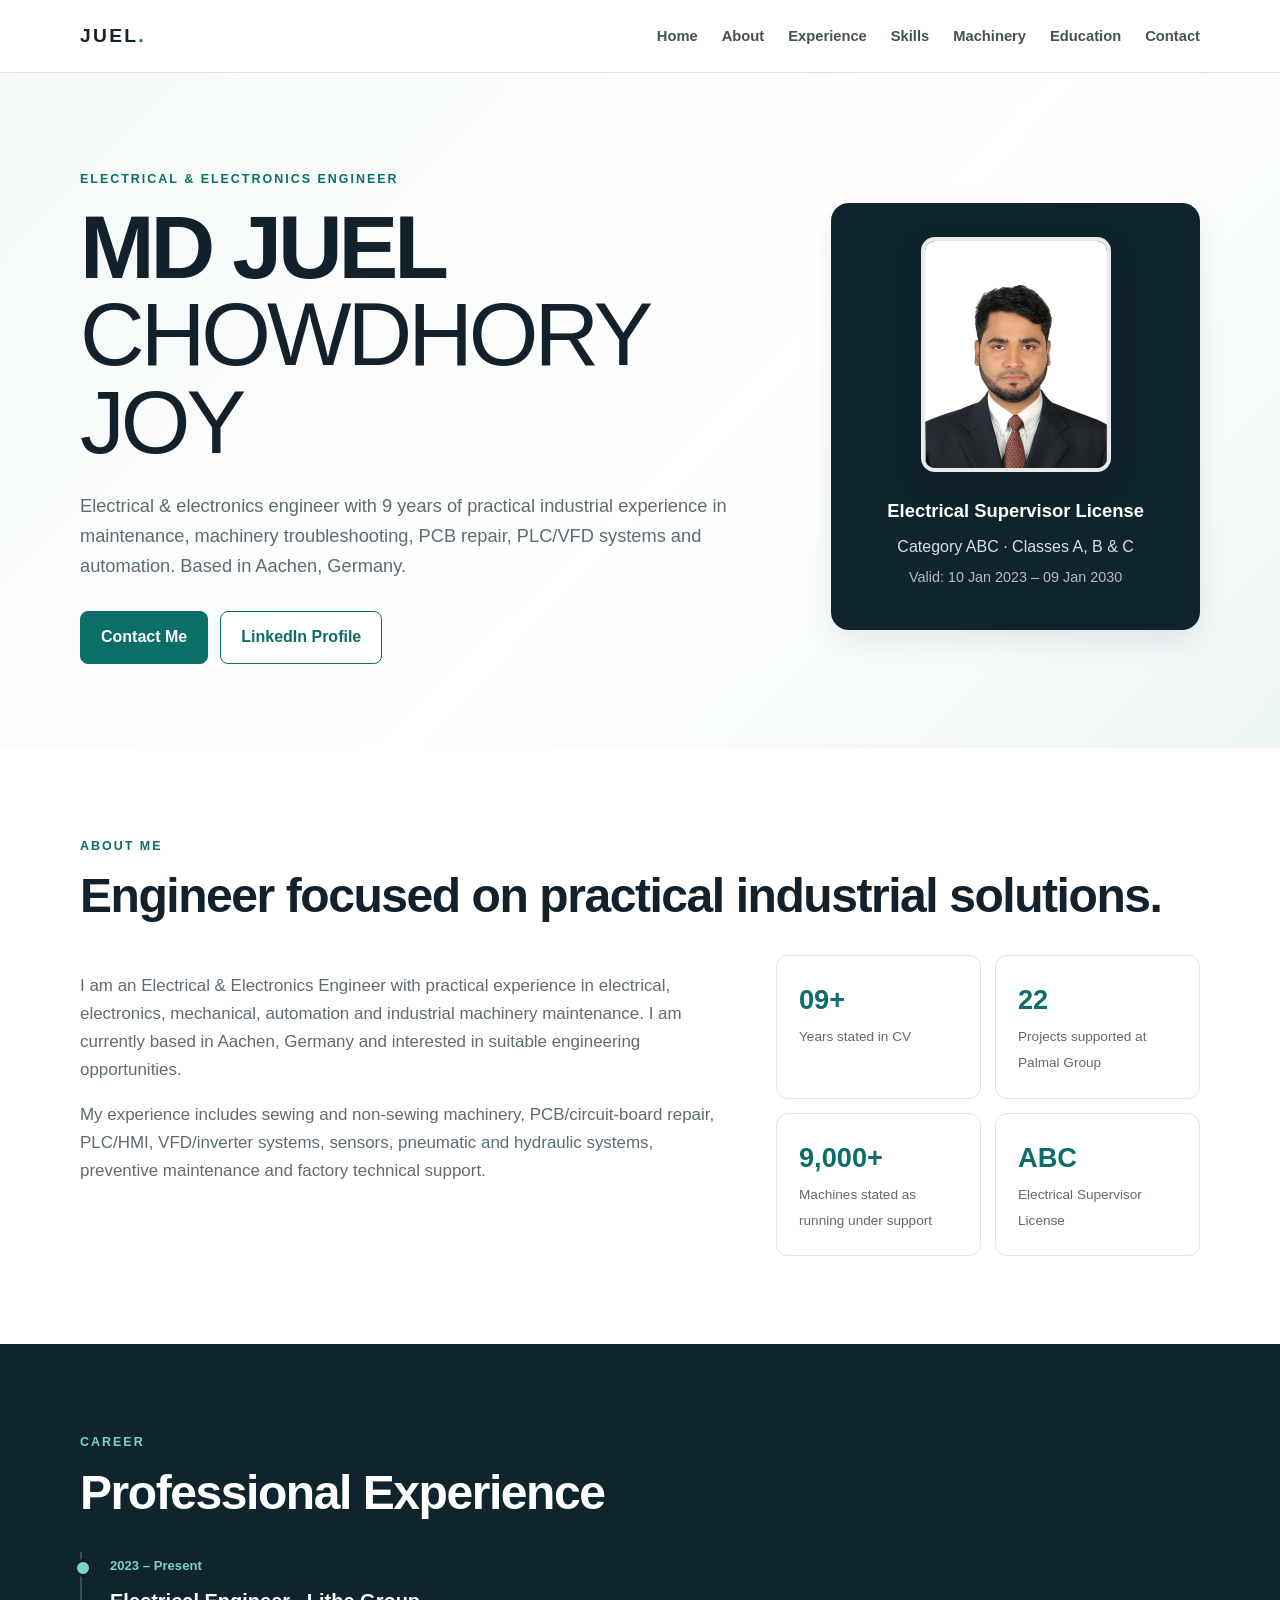
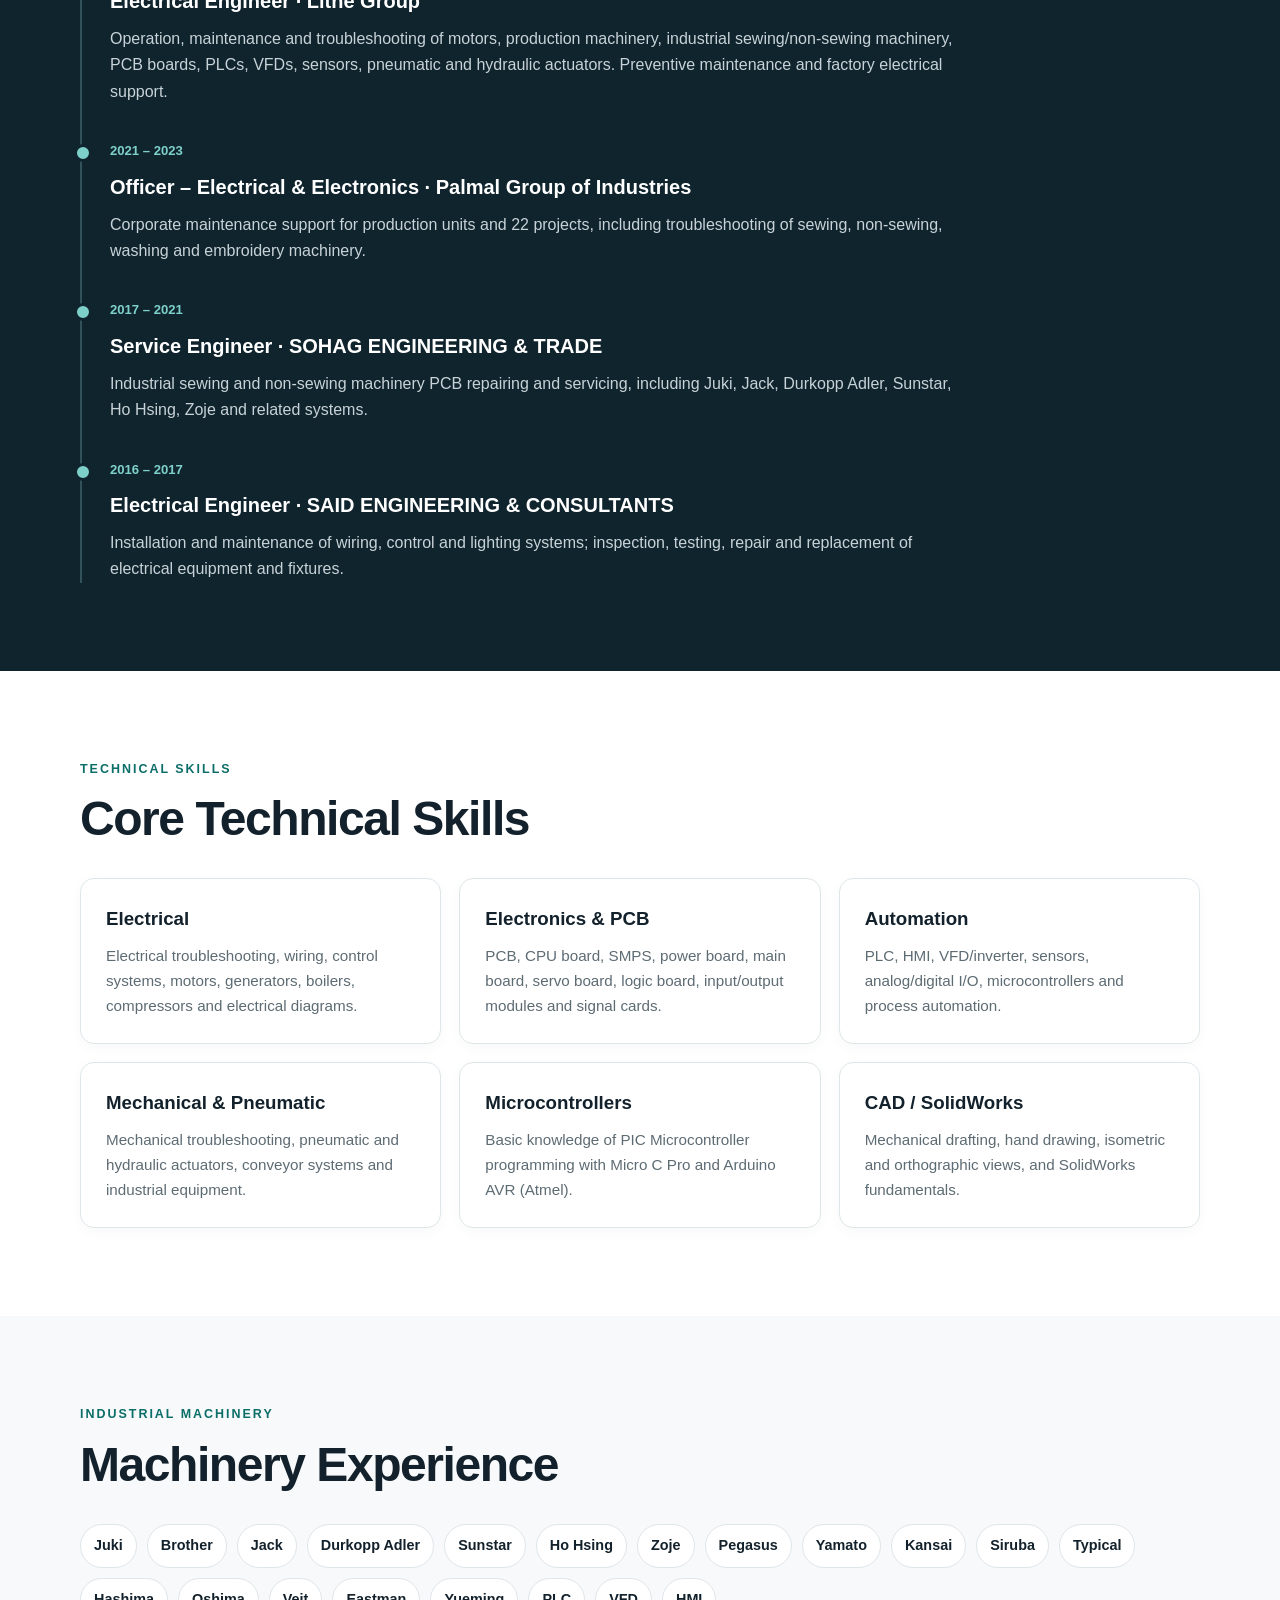
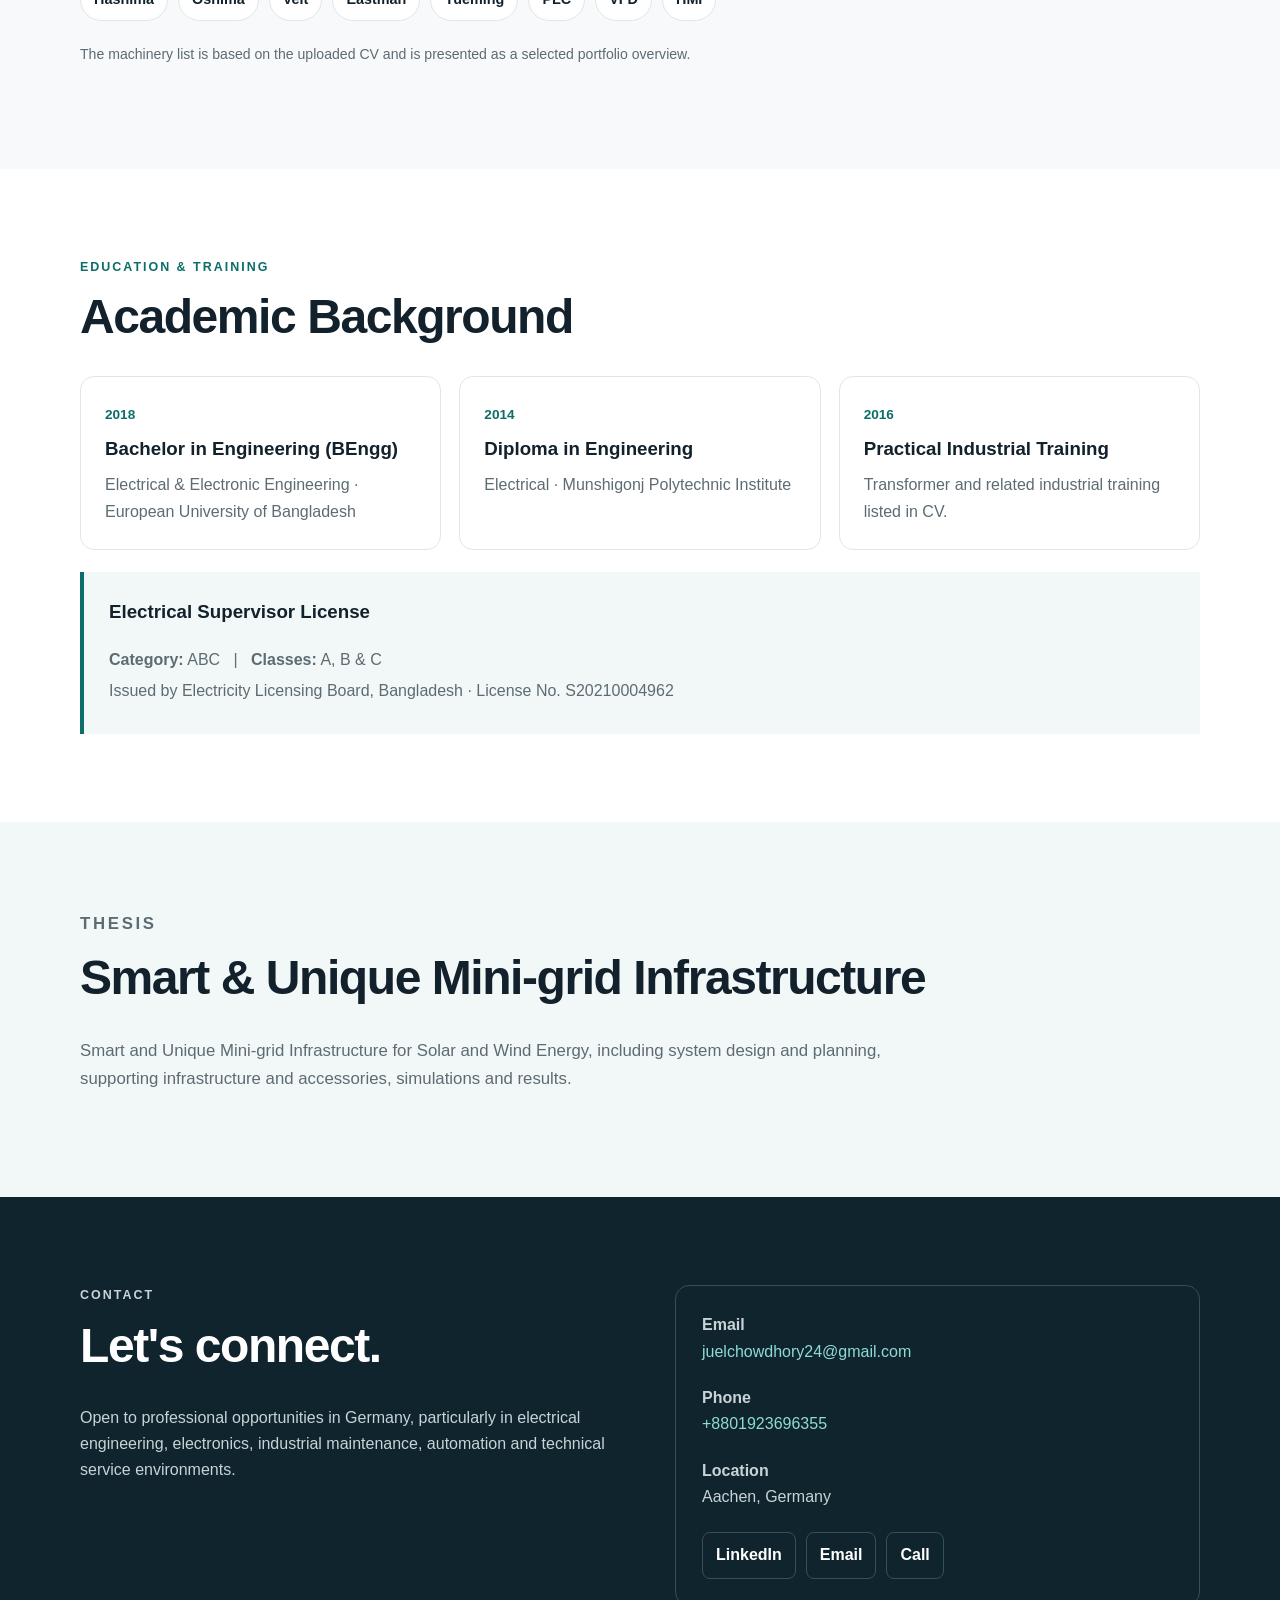
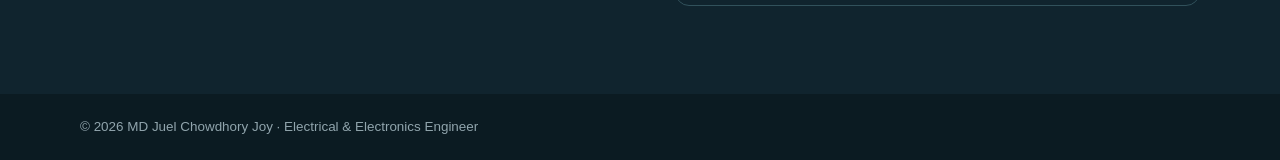
<file: index.html>
<!DOCTYPE html>
<html lang="en">
<head>
  <meta charset="UTF-8">
  <meta name="viewport" content="width=device-width, initial-scale=1.0">
  <meta name="description" content="Portfolio of MD Juel Chowdhory Joy - Electrical & Electronics Engineer">
  <title>MD Juel Chowdhory Joy | Electrical & Electronics Engineer</title>
  <link rel="stylesheet" href="style.css">
</head>
<body>
<header class="header">
  <div class="container nav">
    <a class="logo" href="#home">JUEL<span>.</span></a>
    <button class="menu" aria-label="Open menu">☰</button>
    <nav>
      <a href="#home">Home</a>
      <a href="#about">About</a>
      <a href="#experience">Experience</a>
      <a href="#skills">Skills</a>
      <a href="#machines">Machinery</a>
      <a href="#education">Education</a>
      <a href="#contact">Contact</a>
    </nav>
  </div>
</header>

<main>
<section id="home" class="hero">
  <div class="container hero-grid">
    <div>
      <p class="eyebrow">ELECTRICAL & ELECTRONICS ENGINEER</p>
      <h1>MD JUEL<br><span>CHOWDHORY JOY</span></h1>
      <p class="lead">Electrical & electronics engineer with 9 years of practical industrial experience in maintenance, machinery troubleshooting, PCB repair, PLC/VFD systems and automation. Based in Aachen, Germany.</p>
      <div class="buttons">
        <a class="btn primary" href="#contact">Contact Me</a>
        <a class="btn secondary" href="https://www.linkedin.com/in/juel-chowdhory-joy-27746a335/" target="_blank" rel="noopener">LinkedIn Profile</a>
      </div>
    </div>
    <div class="hero-card profile-card">
      <img class="profile-photo" src="profile.jpg" alt="MD Juel Chowdhory Joy - Electrical & Electronics Engineer">
      <h3>Electrical Supervisor License</h3>
      <p>Category ABC · Classes A, B & C</p>
      <p class="muted">Valid: 10 Jan 2023 – 09 Jan 2030</p>
    </div>
  </div>
</section>

<section id="about" class="section">
  <div class="container">
    <p class="eyebrow">ABOUT ME</p>
    <h2>Engineer focused on practical industrial solutions.</h2>
    <div class="about-grid">
      <div>
        <p>I am an Electrical & Electronics Engineer with practical experience in electrical, electronics, mechanical, automation and industrial machinery maintenance. I am currently based in Aachen, Germany and interested in suitable engineering opportunities.</p>
        <p>My experience includes sewing and non-sewing machinery, PCB/circuit-board repair, PLC/HMI, VFD/inverter systems, sensors, pneumatic and hydraulic systems, preventive maintenance and factory technical support.</p>
      </div>
      <div class="facts">
        <div><strong>09+</strong><span>Years stated in CV</span></div>
        <div><strong>22</strong><span>Projects supported at Palmal Group</span></div>
        <div><strong>9,000+</strong><span>Machines stated as running under support</span></div>
        <div><strong>ABC</strong><span>Electrical Supervisor License</span></div>
      </div>
    </div>
  </div>
</section>

<section id="experience" class="section dark">
  <div class="container">
    <p class="eyebrow">CAREER</p>
    <h2>Professional Experience</h2>
    <div class="timeline">
      <article><span>2023 – Present</span><h3>Electrical Engineer · Lithe Group</h3><p>Operation, maintenance and troubleshooting of motors, production machinery, industrial sewing/non-sewing machinery, PCB boards, PLCs, VFDs, sensors, pneumatic and hydraulic actuators. Preventive maintenance and factory electrical support.</p></article>
      <article><span>2021 – 2023</span><h3>Officer – Electrical & Electronics · Palmal Group of Industries</h3><p>Corporate maintenance support for production units and 22 projects, including troubleshooting of sewing, non-sewing, washing and embroidery machinery.</p></article>
      <article><span>2017 – 2021</span><h3>Service Engineer · SOHAG ENGINEERING & TRADE</h3><p>Industrial sewing and non-sewing machinery PCB repairing and servicing, including Juki, Jack, Durkopp Adler, Sunstar, Ho Hsing, Zoje and related systems.</p></article>
      <article><span>2016 – 2017</span><h3>Electrical Engineer · SAID ENGINEERING & CONSULTANTS</h3><p>Installation and maintenance of wiring, control and lighting systems; inspection, testing, repair and replacement of electrical equipment and fixtures.</p></article>
    </div>
  </div>
</section>

<section id="skills" class="section">
  <div class="container">
    <p class="eyebrow">TECHNICAL SKILLS</p>
    <h2>Core Technical Skills</h2>
    <div class="cards">
      <div class="card"><h3>Electrical</h3><p>Electrical troubleshooting, wiring, control systems, motors, generators, boilers, compressors and electrical diagrams.</p></div>
      <div class="card"><h3>Electronics & PCB</h3><p>PCB, CPU board, SMPS, power board, main board, servo board, logic board, input/output modules and signal cards.</p></div>
      <div class="card"><h3>Automation</h3><p>PLC, HMI, VFD/inverter, sensors, analog/digital I/O, microcontrollers and process automation.</p></div>
      <div class="card"><h3>Mechanical & Pneumatic</h3><p>Mechanical troubleshooting, pneumatic and hydraulic actuators, conveyor systems and industrial equipment.</p></div>
      <div class="card"><h3>Microcontrollers</h3><p>Basic knowledge of PIC Microcontroller programming with Micro C Pro and Arduino AVR (Atmel).</p></div>
      <div class="card"><h3>CAD / SolidWorks</h3><p>Mechanical drafting, hand drawing, isometric and orthographic views, and SolidWorks fundamentals.</p></div>
    </div>
  </div>
</section>

<section id="machines" class="section light">
  <div class="container">
    <p class="eyebrow">INDUSTRIAL MACHINERY</p>
    <h2>Machinery Experience</h2>
    <div class="tags">
      <span>Juki</span><span>Brother</span><span>Jack</span><span>Durkopp Adler</span><span>Sunstar</span><span>Ho Hsing</span><span>Zoje</span><span>Pegasus</span><span>Yamato</span><span>Kansai</span><span>Siruba</span><span>Typical</span><span>Hashima</span><span>Oshima</span><span>Veit</span><span>Eastman</span><span>Yueming</span><span>PLC</span><span>VFD</span><span>HMI</span>
    </div>
    <p class="note">The machinery list is based on the uploaded CV and is presented as a selected portfolio overview.</p>
  </div>
</section>

<section id="education" class="section">
  <div class="container">
    <p class="eyebrow">EDUCATION & TRAINING</p>
    <h2>Academic Background</h2>
    <div class="education">
      <div><span>2018</span><h3>Bachelor in Engineering (BEngg)</h3><p>Electrical & Electronic Engineering · European University of Bangladesh</p></div>
      <div><span>2014</span><h3>Diploma in Engineering</h3><p>Electrical · Munshigonj Polytechnic Institute</p></div>
      <div><span>2016</span><h3>Practical Industrial Training</h3><p>Transformer and related industrial training listed in CV.</p></div>
    </div>
    <div class="license">
      <h3>Electrical Supervisor License</h3>
      <p><strong>Category:</strong> ABC &nbsp; | &nbsp; <strong>Classes:</strong> A, B & C</p>
      <p>Issued by Electricity Licensing Board, Bangladesh · License No. S20210004962</p>
    </div>
  </div>
</section>

<section class="section thesis">
  <div class="container">
    <p class="eyebrow">THESIS</p>
    <h2>Smart & Unique Mini-grid Infrastructure</h2>
    <p>Smart and Unique Mini-grid Infrastructure for Solar and Wind Energy, including system design and planning, supporting infrastructure and accessories, simulations and results.</p>
  </div>
</section>

<section id="contact" class="section contact">
  <div class="container contact-grid">
    <div>
      <p class="eyebrow">CONTACT</p>
      <h2>Let's connect.</h2>
      <p>Open to professional opportunities in Germany, particularly in electrical engineering, electronics, industrial maintenance, automation and technical service environments.</p>
    </div>
    <div class="contact-box">
      <p><strong>Email</strong><br><a href="mailto:juelchowdhory24@gmail.com">juelchowdhory24@gmail.com</a></p>
      <p><strong>Phone</strong><br><a href="tel:+8801923696355">+8801923696355</a></p>
      <p><strong>Location</strong><br>Aachen, Germany</p><div class="social"><a href="https://www.linkedin.com/in/juel-chowdhory-joy-27746a335/" target="_blank" rel="noopener">LinkedIn</a><a href="mailto:juelchowdhory24@gmail.com">Email</a><a href="tel:+8801923696355">Call</a></div>
    </div>
  </div>
</section>
</main>

<footer><div class="container">© 2026 MD Juel Chowdhory Joy · Electrical & Electronics Engineer</div></footer>
<script src="script.js"></script>
</body>
</html>
</file>
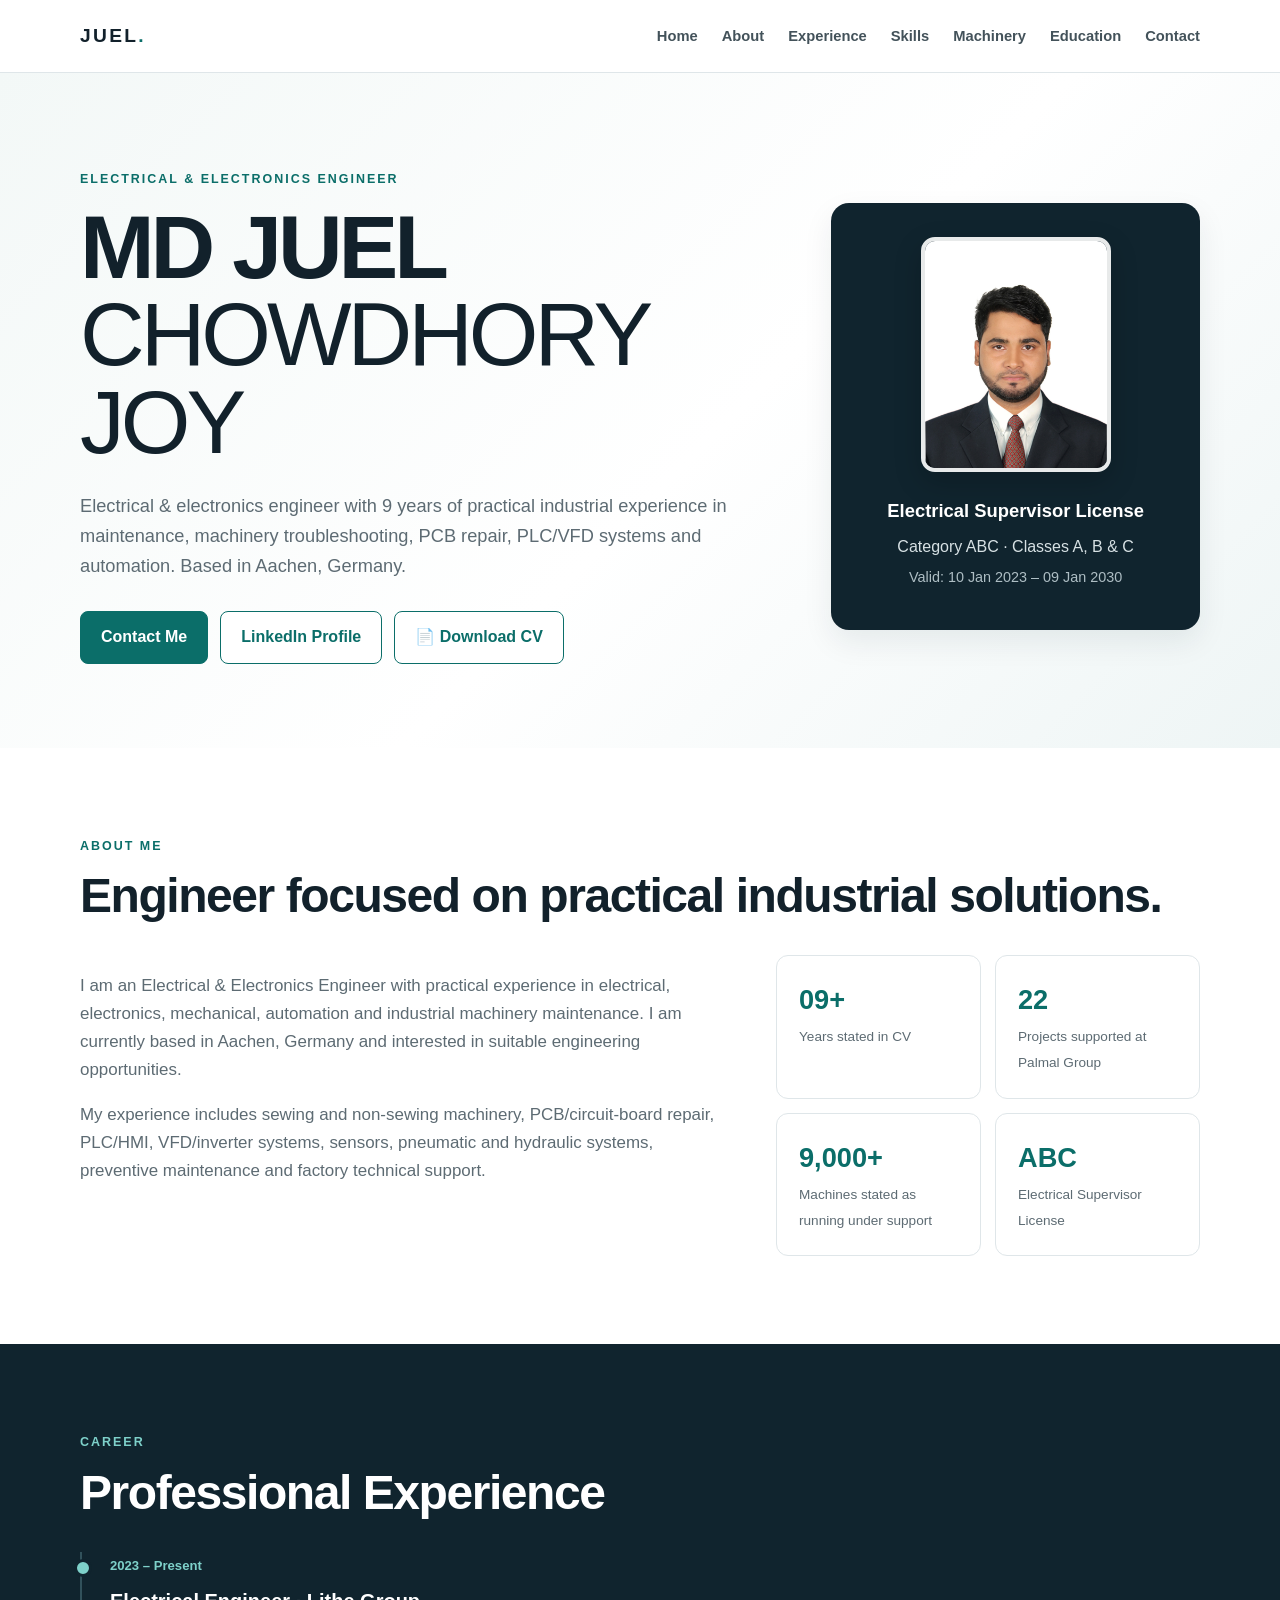
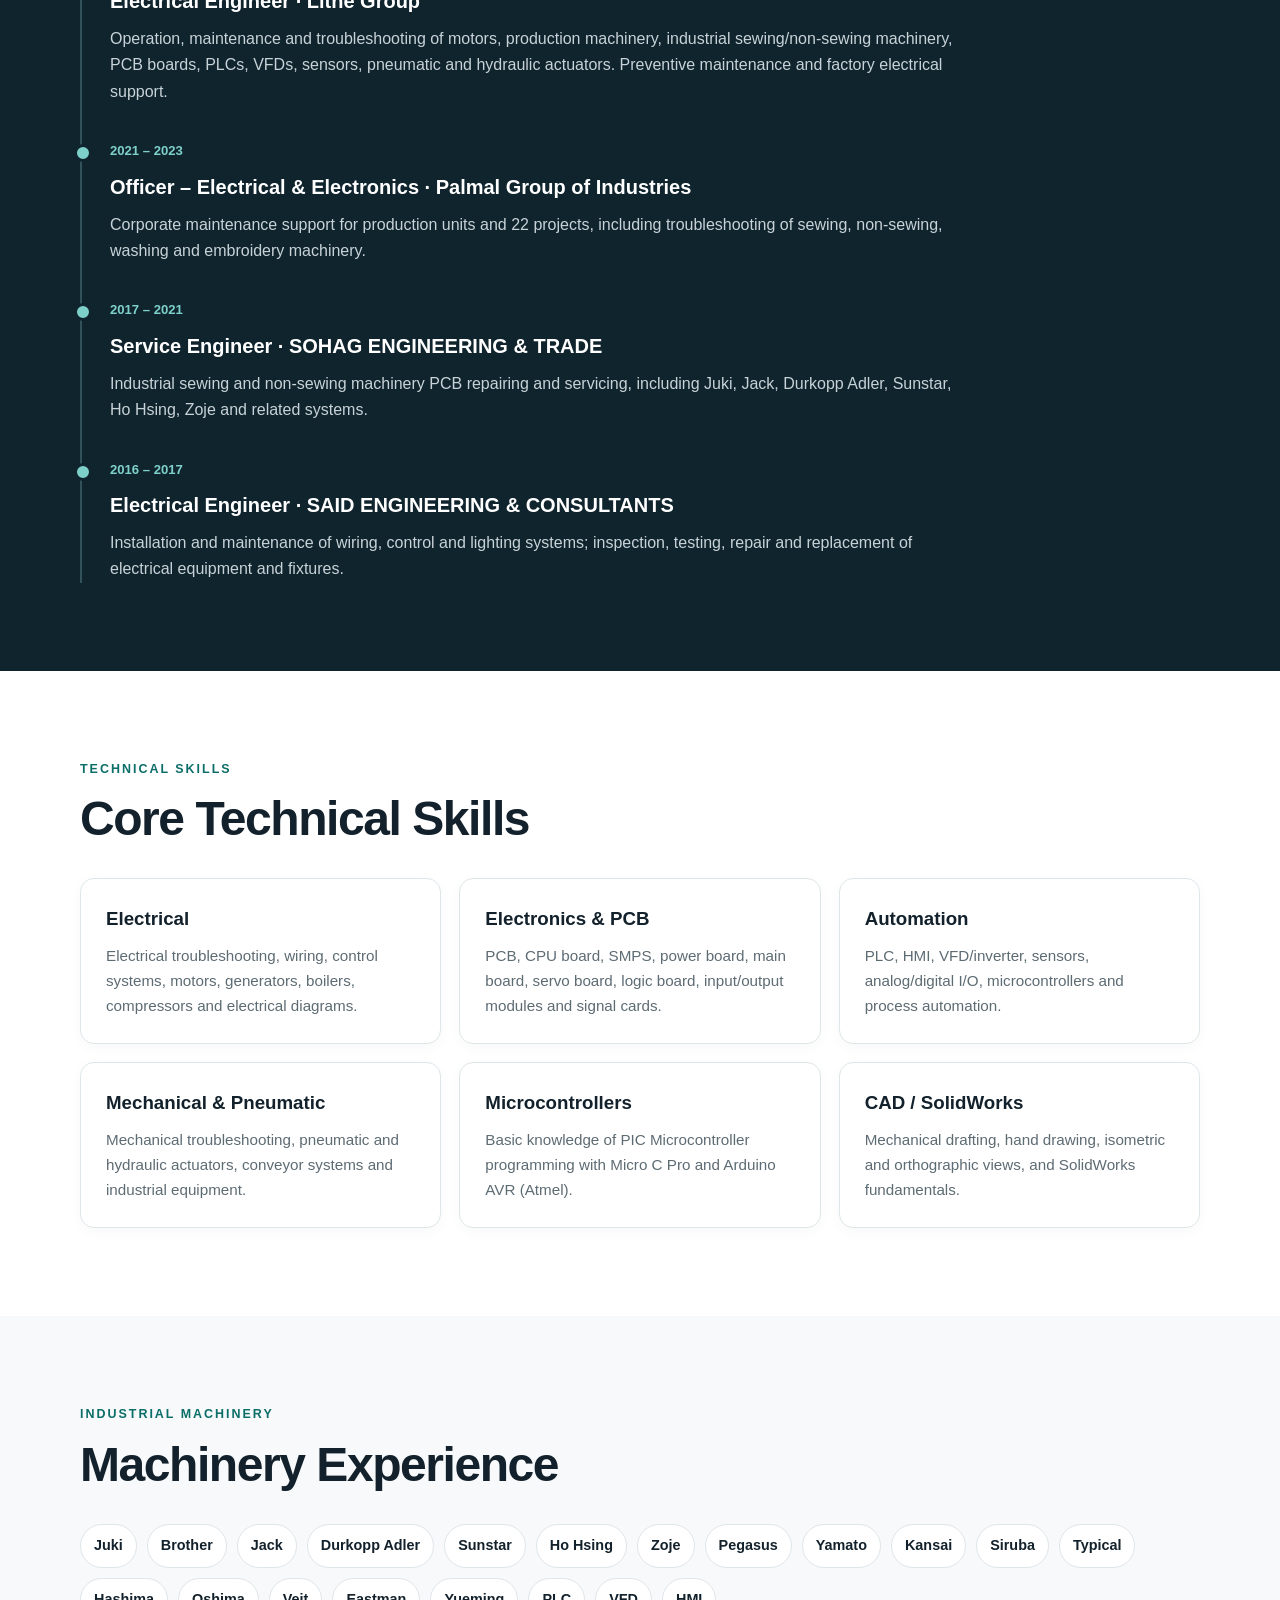
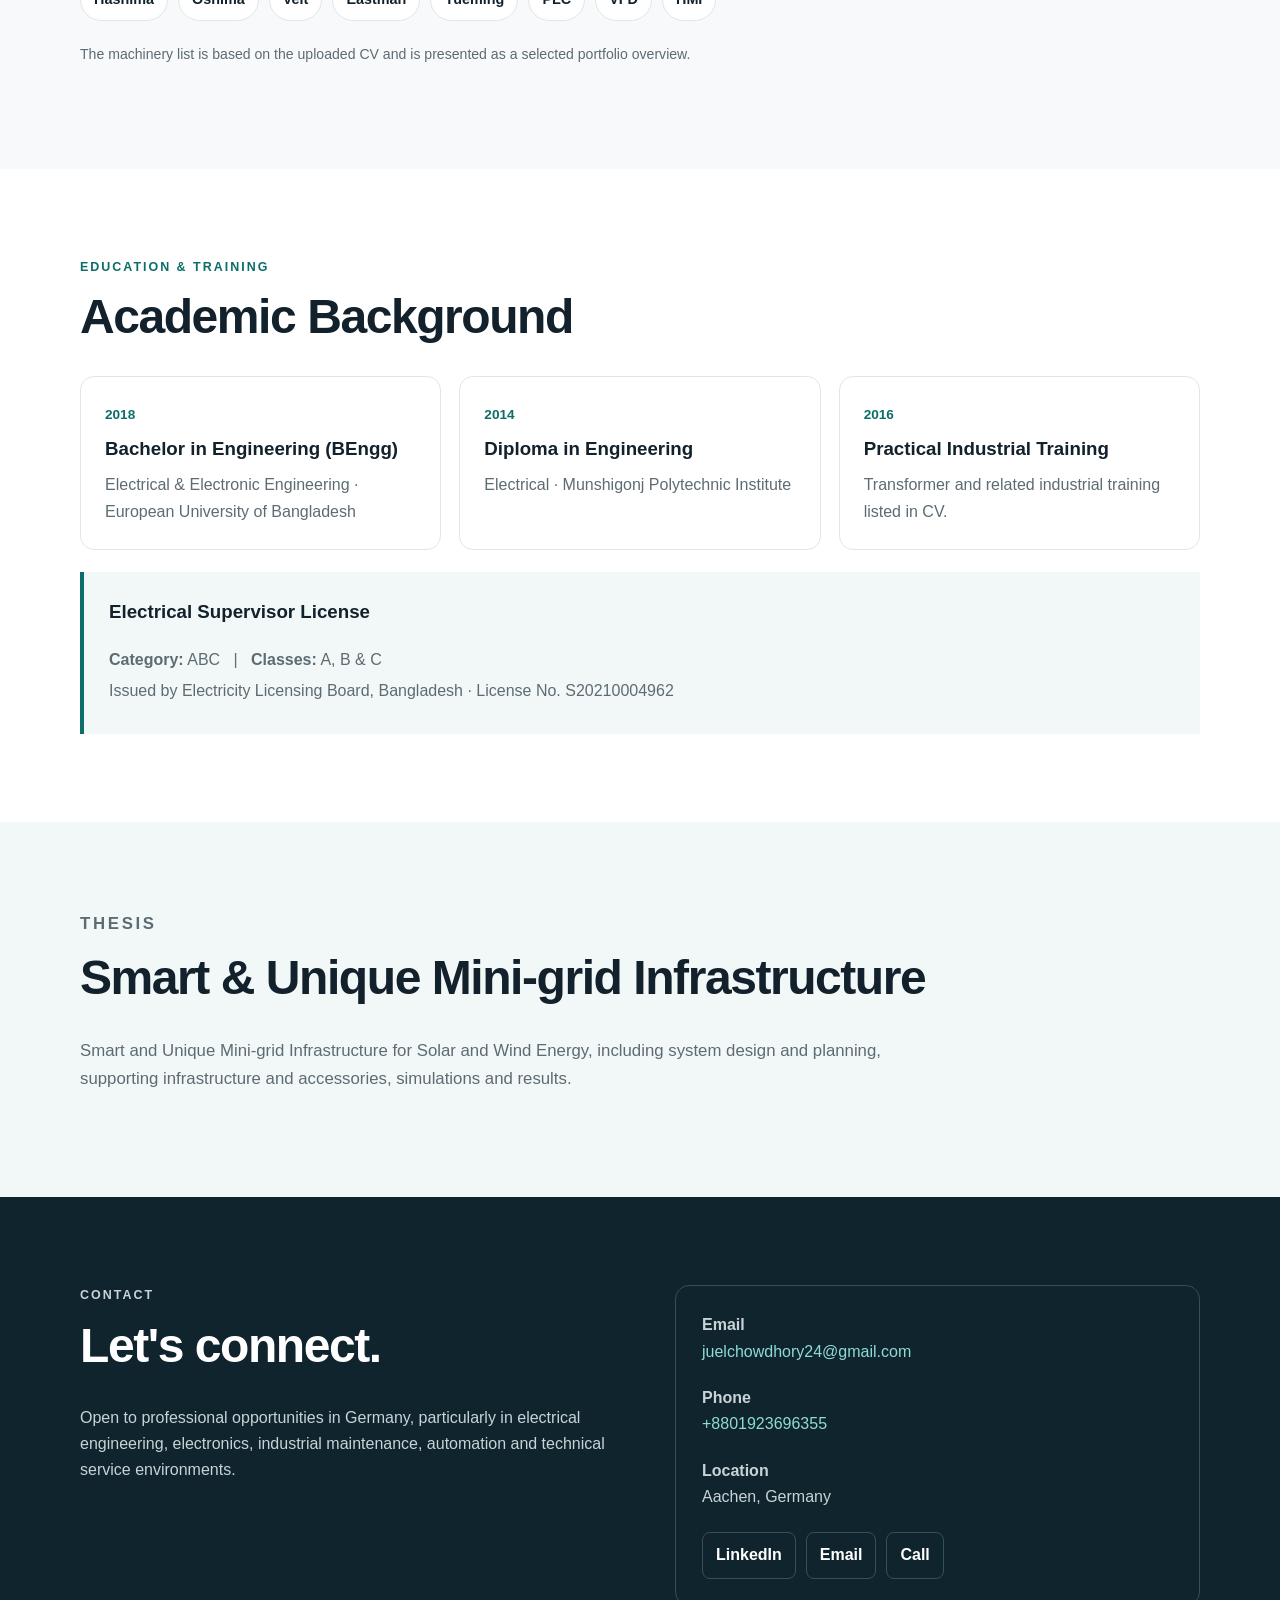
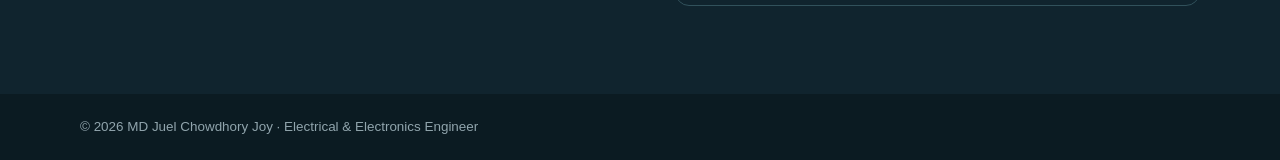
<file: index_cv_button.html>
<!DOCTYPE html>
<html lang="en">
<head>
  <meta charset="UTF-8">
  <meta name="viewport" content="width=device-width, initial-scale=1.0">
  <meta name="description" content="Portfolio of MD Juel Chowdhory Joy - Electrical & Electronics Engineer">
  <title>MD Juel Chowdhory Joy | Electrical & Electronics Engineer</title>
  <link rel="stylesheet" href="style.css">
</head>
<body>
<header class="header">
  <div class="container nav">
    <a class="logo" href="#home">JUEL<span>.</span></a>
    <button class="menu" aria-label="Open menu">☰</button>
    <nav>
      <a href="#home">Home</a>
      <a href="#about">About</a>
      <a href="#experience">Experience</a>
      <a href="#skills">Skills</a>
      <a href="#machines">Machinery</a>
      <a href="#education">Education</a>
      <a href="#contact">Contact</a>
    </nav>
  </div>
</header>

<main>
<section id="home" class="hero">
  <div class="container hero-grid">
    <div>
      <p class="eyebrow">ELECTRICAL & ELECTRONICS ENGINEER</p>
      <h1>MD JUEL<br><span>CHOWDHORY JOY</span></h1>
      <p class="lead">Electrical & electronics engineer with 9 years of practical industrial experience in maintenance, machinery troubleshooting, PCB repair, PLC/VFD systems and automation. Based in Aachen, Germany.</p>
      <div class="buttons">
        <a class="btn primary" href="#contact">Contact Me</a>
        <a class="btn secondary" href="https://www.linkedin.com/in/juel-chowdhory-joy-27746a335/" target="_blank" rel="noopener">LinkedIn Profile</a>
        <a class="btn secondary" href="cv/MD_JUEL_CHOWDHORY_JOY_CV.pdf" target="_blank" rel="noopener">📄 Download CV</a>
      </div>
    </div>
    <div class="hero-card profile-card">
      <img class="profile-photo" src="profile.jpg" alt="MD Juel Chowdhory Joy - Electrical & Electronics Engineer">
      <h3>Electrical Supervisor License</h3>
      <p>Category ABC · Classes A, B & C</p>
      <p class="muted">Valid: 10 Jan 2023 – 09 Jan 2030</p>
    </div>
  </div>
</section>

<section id="about" class="section">
  <div class="container">
    <p class="eyebrow">ABOUT ME</p>
    <h2>Engineer focused on practical industrial solutions.</h2>
    <div class="about-grid">
      <div>
        <p>I am an Electrical & Electronics Engineer with practical experience in electrical, electronics, mechanical, automation and industrial machinery maintenance. I am currently based in Aachen, Germany and interested in suitable engineering opportunities.</p>
        <p>My experience includes sewing and non-sewing machinery, PCB/circuit-board repair, PLC/HMI, VFD/inverter systems, sensors, pneumatic and hydraulic systems, preventive maintenance and factory technical support.</p>
      </div>
      <div class="facts">
        <div><strong>09+</strong><span>Years stated in CV</span></div>
        <div><strong>22</strong><span>Projects supported at Palmal Group</span></div>
        <div><strong>9,000+</strong><span>Machines stated as running under support</span></div>
        <div><strong>ABC</strong><span>Electrical Supervisor License</span></div>
      </div>
    </div>
  </div>
</section>

<section id="experience" class="section dark">
  <div class="container">
    <p class="eyebrow">CAREER</p>
    <h2>Professional Experience</h2>
    <div class="timeline">
      <article><span>2023 – Present</span><h3>Electrical Engineer · Lithe Group</h3><p>Operation, maintenance and troubleshooting of motors, production machinery, industrial sewing/non-sewing machinery, PCB boards, PLCs, VFDs, sensors, pneumatic and hydraulic actuators. Preventive maintenance and factory electrical support.</p></article>
      <article><span>2021 – 2023</span><h3>Officer – Electrical & Electronics · Palmal Group of Industries</h3><p>Corporate maintenance support for production units and 22 projects, including troubleshooting of sewing, non-sewing, washing and embroidery machinery.</p></article>
      <article><span>2017 – 2021</span><h3>Service Engineer · SOHAG ENGINEERING & TRADE</h3><p>Industrial sewing and non-sewing machinery PCB repairing and servicing, including Juki, Jack, Durkopp Adler, Sunstar, Ho Hsing, Zoje and related systems.</p></article>
      <article><span>2016 – 2017</span><h3>Electrical Engineer · SAID ENGINEERING & CONSULTANTS</h3><p>Installation and maintenance of wiring, control and lighting systems; inspection, testing, repair and replacement of electrical equipment and fixtures.</p></article>
    </div>
  </div>
</section>

<section id="skills" class="section">
  <div class="container">
    <p class="eyebrow">TECHNICAL SKILLS</p>
    <h2>Core Technical Skills</h2>
    <div class="cards">
      <div class="card"><h3>Electrical</h3><p>Electrical troubleshooting, wiring, control systems, motors, generators, boilers, compressors and electrical diagrams.</p></div>
      <div class="card"><h3>Electronics & PCB</h3><p>PCB, CPU board, SMPS, power board, main board, servo board, logic board, input/output modules and signal cards.</p></div>
      <div class="card"><h3>Automation</h3><p>PLC, HMI, VFD/inverter, sensors, analog/digital I/O, microcontrollers and process automation.</p></div>
      <div class="card"><h3>Mechanical & Pneumatic</h3><p>Mechanical troubleshooting, pneumatic and hydraulic actuators, conveyor systems and industrial equipment.</p></div>
      <div class="card"><h3>Microcontrollers</h3><p>Basic knowledge of PIC Microcontroller programming with Micro C Pro and Arduino AVR (Atmel).</p></div>
      <div class="card"><h3>CAD / SolidWorks</h3><p>Mechanical drafting, hand drawing, isometric and orthographic views, and SolidWorks fundamentals.</p></div>
    </div>
  </div>
</section>

<section id="machines" class="section light">
  <div class="container">
    <p class="eyebrow">INDUSTRIAL MACHINERY</p>
    <h2>Machinery Experience</h2>
    <div class="tags">
      <span>Juki</span><span>Brother</span><span>Jack</span><span>Durkopp Adler</span><span>Sunstar</span><span>Ho Hsing</span><span>Zoje</span><span>Pegasus</span><span>Yamato</span><span>Kansai</span><span>Siruba</span><span>Typical</span><span>Hashima</span><span>Oshima</span><span>Veit</span><span>Eastman</span><span>Yueming</span><span>PLC</span><span>VFD</span><span>HMI</span>
    </div>
    <p class="note">The machinery list is based on the uploaded CV and is presented as a selected portfolio overview.</p>
  </div>
</section>

<section id="education" class="section">
  <div class="container">
    <p class="eyebrow">EDUCATION & TRAINING</p>
    <h2>Academic Background</h2>
    <div class="education">
      <div><span>2018</span><h3>Bachelor in Engineering (BEngg)</h3><p>Electrical & Electronic Engineering · European University of Bangladesh</p></div>
      <div><span>2014</span><h3>Diploma in Engineering</h3><p>Electrical · Munshigonj Polytechnic Institute</p></div>
      <div><span>2016</span><h3>Practical Industrial Training</h3><p>Transformer and related industrial training listed in CV.</p></div>
    </div>
    <div class="license">
      <h3>Electrical Supervisor License</h3>
      <p><strong>Category:</strong> ABC &nbsp; | &nbsp; <strong>Classes:</strong> A, B & C</p>
      <p>Issued by Electricity Licensing Board, Bangladesh · License No. S20210004962</p>
    </div>
  </div>
</section>

<section class="section thesis">
  <div class="container">
    <p class="eyebrow">THESIS</p>
    <h2>Smart & Unique Mini-grid Infrastructure</h2>
    <p>Smart and Unique Mini-grid Infrastructure for Solar and Wind Energy, including system design and planning, supporting infrastructure and accessories, simulations and results.</p>
  </div>
</section>

<section id="contact" class="section contact">
  <div class="container contact-grid">
    <div>
      <p class="eyebrow">CONTACT</p>
      <h2>Let's connect.</h2>
      <p>Open to professional opportunities in Germany, particularly in electrical engineering, electronics, industrial maintenance, automation and technical service environments.</p>
    </div>
    <div class="contact-box">
      <p><strong>Email</strong><br><a href="mailto:juelchowdhory24@gmail.com">juelchowdhory24@gmail.com</a></p>
      <p><strong>Phone</strong><br><a href="tel:+8801923696355">+8801923696355</a></p>
      <p><strong>Location</strong><br>Aachen, Germany</p><div class="social"><a href="https://www.linkedin.com/in/juel-chowdhory-joy-27746a335/" target="_blank" rel="noopener">LinkedIn</a><a href="mailto:juelchowdhory24@gmail.com">Email</a><a href="tel:+8801923696355">Call</a></div>
    </div>
  </div>
</section>
</main>

<footer><div class="container">© 2026 MD Juel Chowdhory Joy · Electrical & Electronics Engineer</div></footer>
<script src="script.js"></script>
</body>
</html>
</file>
<file: style.css>
:root{--ink:#12212b;--muted:#5d6b73;--line:#dfe6e9;--bg:#f7f9fa;--white:#fff;--accent:#0b6e69;--accent2:#0e857f;--dark:#10242e;--shadow:0 12px 30px rgba(16,36,46,.08)}
*{box-sizing:border-box}html{scroll-behavior:smooth}body{margin:0;font-family:Inter,Segoe UI,Arial,sans-serif;color:var(--ink);background:var(--white);line-height:1.65}a{color:inherit;text-decoration:none}.container{width:min(1120px,92%);margin:auto}.header{position:sticky;top:0;z-index:20;background:rgba(255,255,255,.96);backdrop-filter:blur(10px);border-bottom:1px solid var(--line)}.nav{height:72px;display:flex;align-items:center;justify-content:space-between}.logo{font-size:1.2rem;font-weight:800;letter-spacing:.12em}.logo span{color:var(--accent)}nav{display:flex;gap:24px}nav a{font-size:.92rem;color:#43525a;font-weight:600}nav a:hover{color:var(--accent)}.menu{display:none;border:0;background:none;font-size:1.5rem}
.hero{background:linear-gradient(135deg,#f3f8f7 0%,#fff 55%,#eef5f5 100%);padding:96px 0 84px}.hero-grid{display:grid;grid-template-columns:1.5fr .8fr;gap:60px;align-items:center}.eyebrow{font-size:.78rem;letter-spacing:.16em;font-weight:800;color:var(--accent);margin:0 0 14px}.hero h1{font-size:clamp(3rem,7vw,5.6rem);line-height:.98;margin:0 0 24px;letter-spacing:-.045em}.hero h1 span{font-weight:400}.lead{font-size:1.14rem;max-width:720px;color:var(--muted)}.buttons{display:flex;gap:12px;flex-wrap:wrap;margin-top:30px}.btn{display:inline-flex;padding:12px 20px;border-radius:8px;font-weight:700;border:1px solid var(--accent)}.primary{background:var(--accent);color:#fff}.primary:hover{background:var(--accent2)}.secondary{color:var(--accent);background:#fff}.hero-card{background:var(--dark);color:#fff;border-radius:18px;padding:34px;box-shadow:var(--shadow)}.hero-card .circle{width:54px;height:54px;border-radius:50%;display:grid;place-items:center;background:#fff;color:var(--accent);font-size:1.5rem;margin-bottom:24px}.hero-card h3{margin:0 0 8px;font-size:1.15rem}.hero-card p{margin:6px 0;color:#d7e1e4}.hero-card .muted{font-size:.9rem;color:#aebec4}
.section{padding:88px 0}.section h2{font-size:clamp(2rem,4vw,3rem);line-height:1.1;margin:0 0 32px;letter-spacing:-.03em}.about-grid{display:grid;grid-template-columns:1.2fr .8fr;gap:60px}.about-grid p{font-size:1.06rem;color:var(--muted)}.facts{display:grid;grid-template-columns:1fr 1fr;gap:14px}.facts div{border:1px solid var(--line);border-radius:12px;padding:22px;background:#fff}.facts strong{display:block;font-size:1.7rem;color:var(--accent)}.facts span{font-size:.85rem;color:var(--muted)}.dark{background:var(--dark);color:#fff}.dark .eyebrow{color:#7ed1ca}.timeline{border-left:2px solid #31515b;padding-left:28px;display:grid;gap:32px}.timeline article{position:relative}.timeline article:before{content:"";position:absolute;left:-36px;top:7px;width:12px;height:12px;border-radius:50%;background:#7ed1ca;border:3px solid var(--dark)}.timeline span{font-size:.82rem;color:#7ed1ca;font-weight:800}.timeline h3{margin:7px 0 8px;font-size:1.25rem}.timeline p{margin:0;color:#c8d3d7;max-width:850px}.cards{display:grid;grid-template-columns:repeat(3,1fr);gap:18px}.card{border:1px solid var(--line);border-radius:14px;padding:25px;background:#fff;box-shadow:0 4px 14px rgba(0,0,0,.03)}.card h3{margin:0 0 8px}.card p{margin:0;color:var(--muted);font-size:.95rem}.light{background:var(--bg)}.tags{display:flex;flex-wrap:wrap;gap:10px}.tags span{padding:9px 13px;background:#fff;border:1px solid var(--line);border-radius:999px;font-size:.9rem;font-weight:600}.note{color:var(--muted);font-size:.88rem;margin-top:22px}.education{display:grid;grid-template-columns:repeat(3,1fr);gap:18px}.education>div{border:1px solid var(--line);padding:24px;border-radius:14px}.education span{font-weight:800;color:var(--accent);font-size:.85rem}.education h3{margin:7px 0}.education p{color:var(--muted);margin:0}.license{margin-top:22px;padding:25px;border-left:4px solid var(--accent);background:#f2f8f7}.license h3{margin-top:0}.license p{margin:5px 0;color:var(--muted)}.thesis{background:#f2f8f7}.thesis p{max-width:820px;color:var(--muted);font-size:1.05rem}.contact{background:var(--dark);color:#fff}.contact-grid{display:grid;grid-template-columns:1fr 1fr;gap:70px;align-items:start}.contact p{color:#c8d3d7}.contact-box{border:1px solid #31515b;border-radius:14px;padding:26px}.contact-box p{margin:0 0 20px}.contact-box p:last-child{margin-bottom:0}.contact-box a{color:#8edbd5}.social{display:flex;gap:10px;flex-wrap:wrap;margin-top:22px}.social a{border:1px solid #31515b;border-radius:8px;padding:9px 13px;color:#fff;font-weight:700}.social a:hover{background:#173741}footer{padding:22px 0;background:#0b1b22;color:#91a5ad;font-size:.84rem}.footer-flex{display:flex;justify-content:space-between;gap:20px;flex-wrap:wrap}
@media(max-width:850px){nav{display:none;position:absolute;top:72px;left:0;right:0;background:#fff;border-bottom:1px solid var(--line);padding:18px 4%;flex-direction:column;gap:14px}.nav.open nav{display:flex}.menu{display:block}.hero-grid,.about-grid,.contact-grid{grid-template-columns:1fr}.cards{grid-template-columns:1fr 1fr}.education{grid-template-columns:1fr}.hero{padding:70px 0}.hero-card{max-width:520px}.section{padding:68px 0}}
@media(max-width:560px){.cards,.facts{grid-template-columns:1fr}.hero h1{font-size:3rem}.buttons{flex-direction:column;align-items:stretch}.btn{justify-content:center}.timeline{padding-left:20px}.timeline article:before{left:-28px}}

.profile-card{text-align:center}.profile-photo{width:190px;height:235px;object-fit:cover;object-position:center top;border-radius:14px;display:block;margin:0 auto 24px;border:4px solid rgba(255,255,255,.9);box-shadow:0 10px 28px rgba(0,0,0,.2)}
@media(max-width:800px){.profile-photo{width:170px;height:210px}}
</file>
